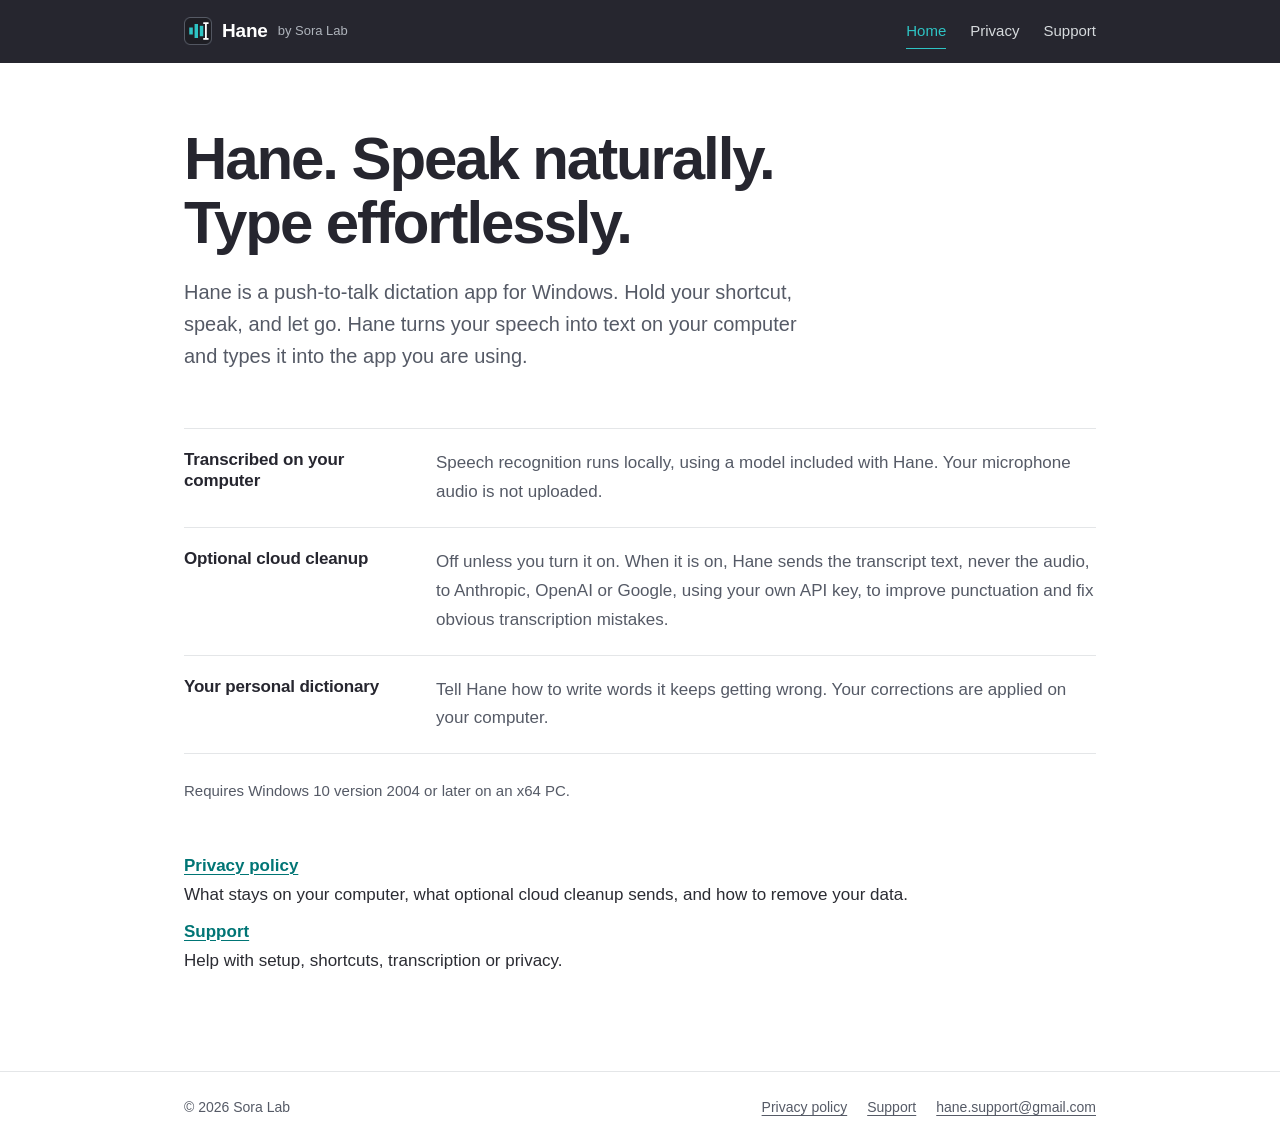
<file: index.html>
<!doctype html>
<html lang="en">
<head>
<meta charset="utf-8">
<meta name="viewport" content="width=device-width, initial-scale=1">
<meta name="description" content="Hane is a push-to-talk dictation app for Windows, published by Sora Lab. Speech is transcribed on your computer.">
<meta name="theme-color" content="#26262f">
<title>Hane by Sora Lab</title>
<link rel="icon" href="favicon.ico">
<link rel="stylesheet" href="style.css">
</head>
<body>
<a class="skip-link" href="#main">Skip to content</a>
<header class="site-header">
  <nav class="nav" aria-label="Main">
    <a class="brand" href="index.html"><img src="hane-mark-32.png" srcset="hane-mark-32.png 1x, hane-mark-64.png 2x" width="28" height="28" alt="">Hane <span class="brand-sub">by Sora Lab</span></a>
    <div class="links">
      <a href="index.html" aria-current="page">Home</a>
      <a href="privacy.html">Privacy</a>
      <a href="support.html">Support</a>
    </div>
  </nav>
</header>

<main class="page home" id="main">
  <h1>Hane. Speak naturally.<br>Type effortlessly.</h1>
  <p class="lede">Hane is a push-to-talk dictation app for Windows. Hold your shortcut, speak, and let go. Hane turns your speech into text on your computer and types it into the app you are using.</p>

  <ul class="points">
    <li>
      <h2>Transcribed on your computer</h2>
      <p>Speech recognition runs locally, using a model included with Hane. Your microphone audio is not uploaded.</p>
    </li>
    <li>
      <h2>Optional cloud cleanup</h2>
      <p>Off unless you turn it on. When it is on, Hane sends the transcript text, never the audio, to Anthropic, OpenAI or Google, using your own API key, to improve punctuation and fix obvious transcription mistakes.</p>
    </li>
    <li>
      <h2>Your personal dictionary</h2>
      <p>Tell Hane how to write words it keeps getting wrong. Your corrections are applied on your computer.</p>
    </li>
  </ul>

  <p class="requirements">Requires Windows 10 version 2004 or later on an x64 PC.</p>

  <div class="more">
    <p><a href="privacy.html">Privacy policy</a><br>What stays on your computer, what optional cloud cleanup sends, and how to remove your data.</p>
    <p><a href="support.html">Support</a><br>Help with setup, shortcuts, transcription or privacy.</p>
  </div>
</main>

<footer class="footer">
  <div class="footer-inner">
    <span>© 2026 Sora Lab</span>
    <nav aria-label="Footer">
      <a href="privacy.html">Privacy policy</a>
      <a href="support.html">Support</a>
      <a href="mailto:hane.support@gmail.com">hane.support@gmail.com</a>
    </nav>
  </div>
</footer>
</body>
</html>
</file>
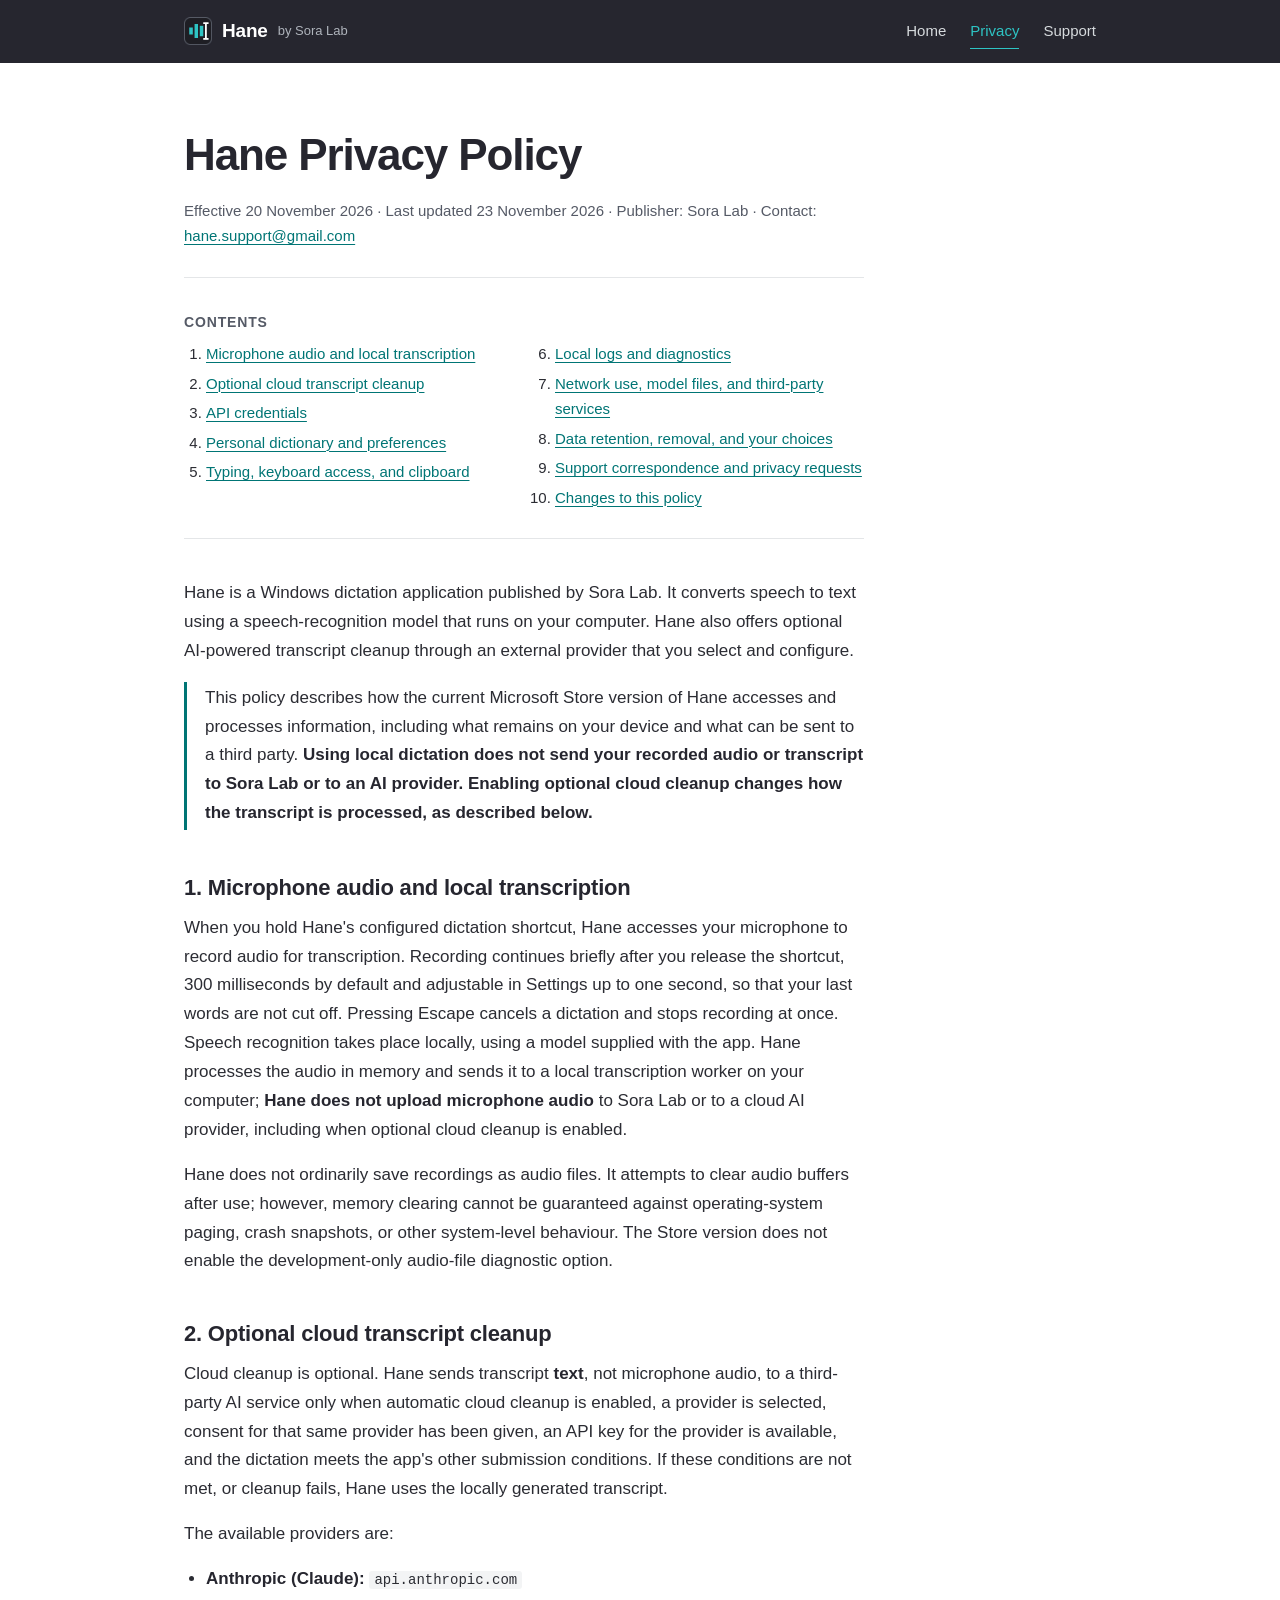
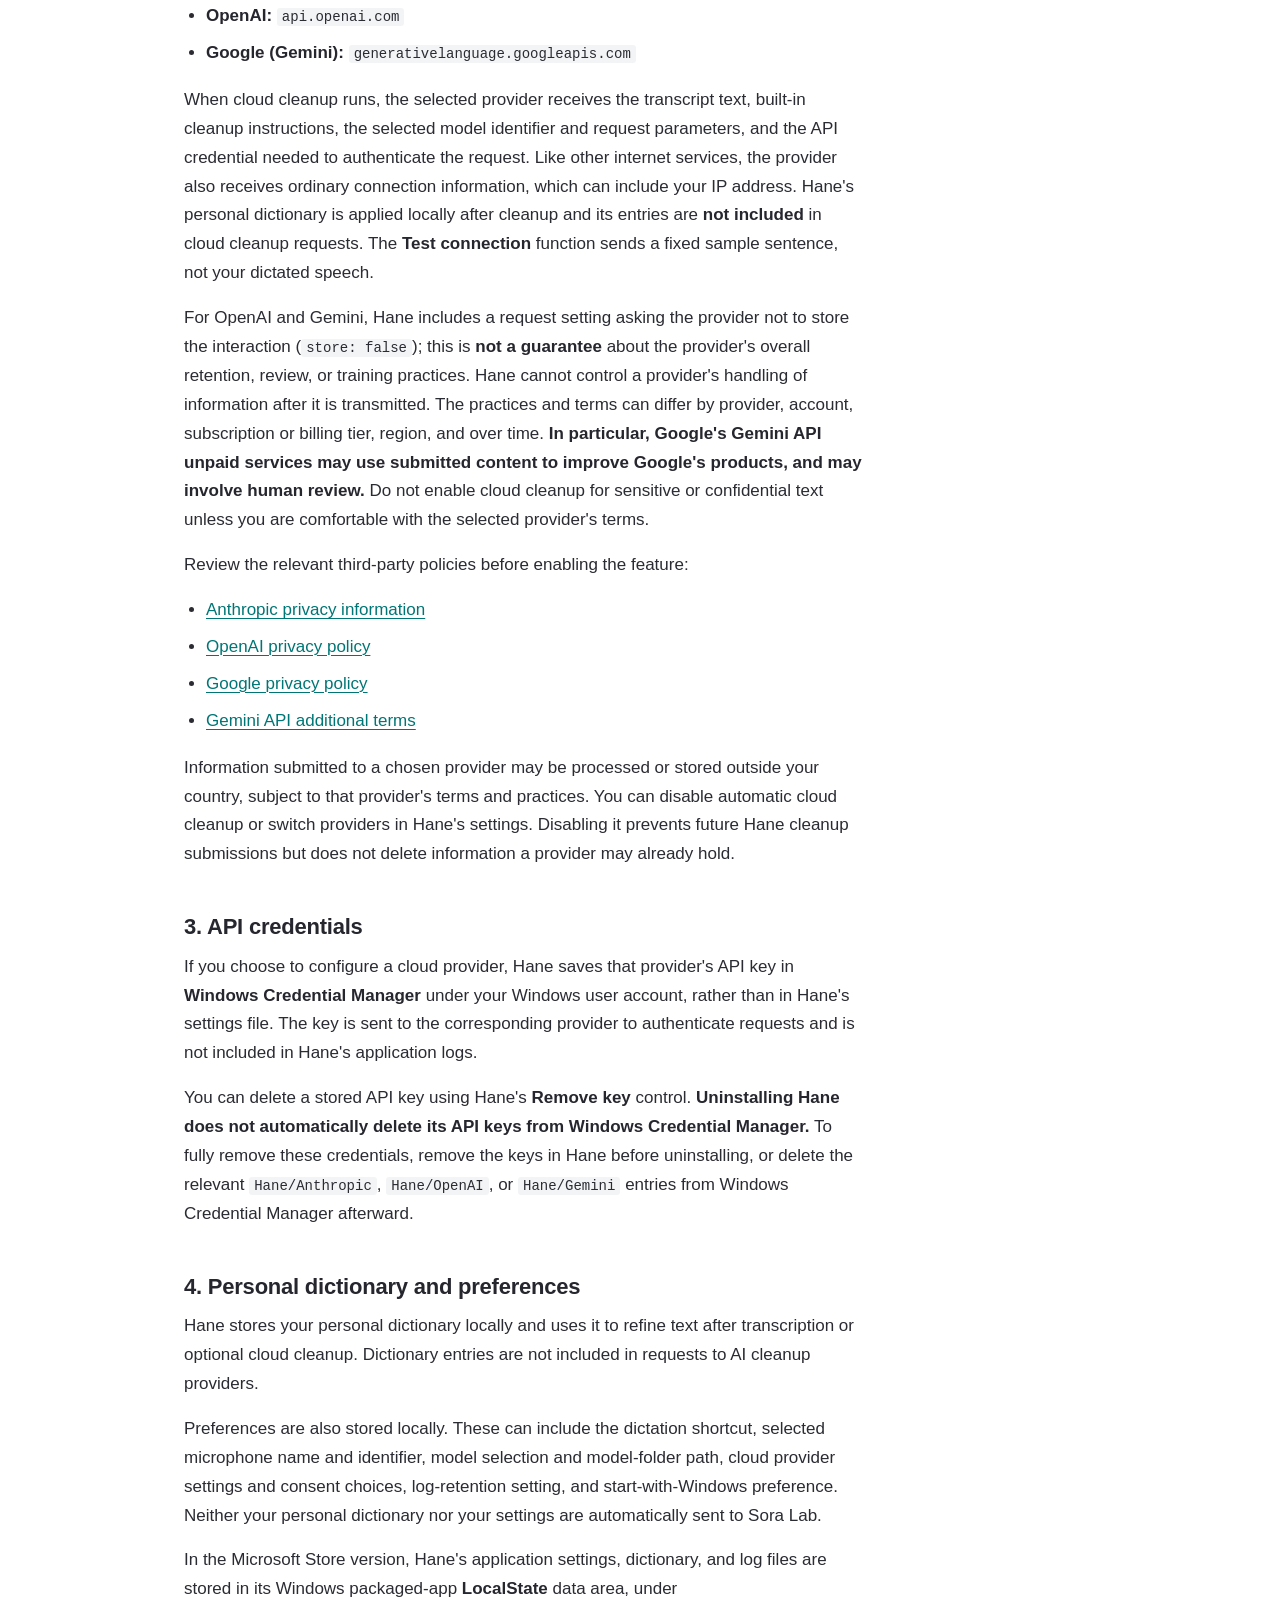
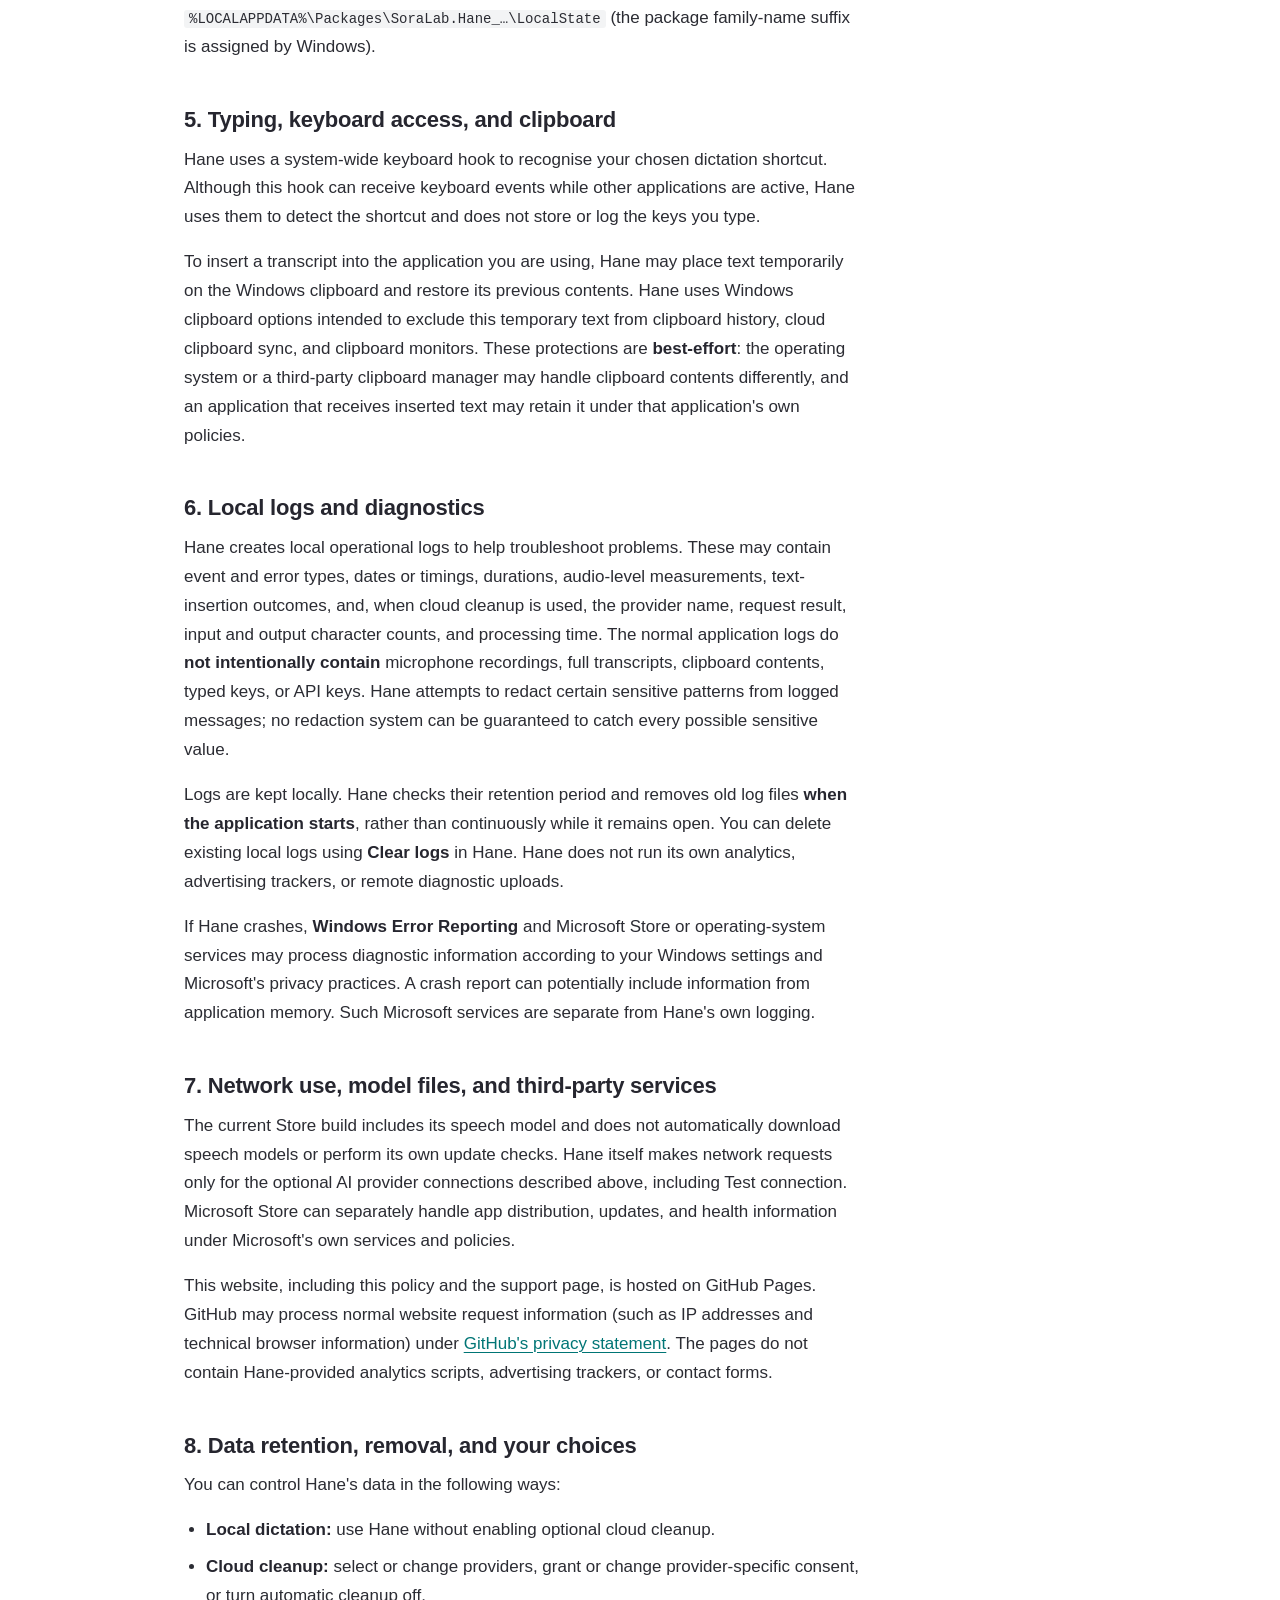
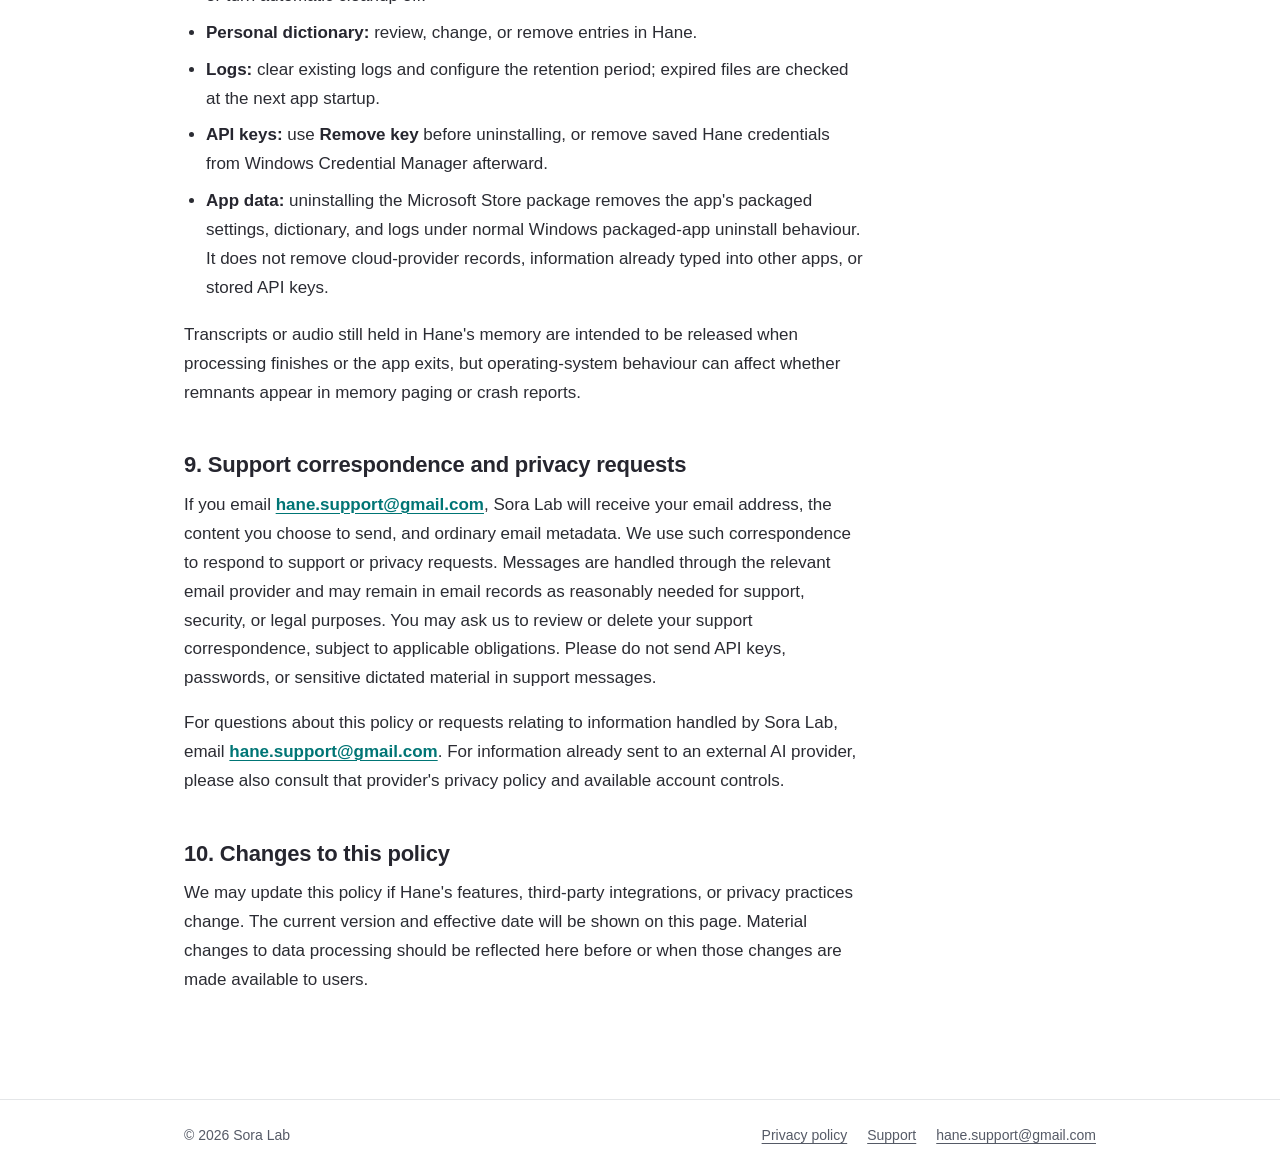
<file: privacy.html>
<!doctype html>
<html lang="en">
<head>
<meta charset="utf-8">
<meta name="viewport" content="width=device-width, initial-scale=1">
<meta name="description" content="How Hane handles microphone audio, optional cloud cleanup, local data, API keys, diagnostics and your privacy choices.">
<meta name="theme-color" content="#26262f">
<title>Privacy Policy · Hane by Sora Lab</title>
<link rel="icon" href="favicon.ico">
<link rel="stylesheet" href="style.css">
</head>
<body>
<a class="skip-link" href="#main">Skip to content</a>
<header class="site-header">
  <nav class="nav" aria-label="Main">
    <a class="brand" href="index.html"><img src="hane-mark-32.png" srcset="hane-mark-32.png 1x, hane-mark-64.png 2x" width="28" height="28" alt="">Hane <span class="brand-sub">by Sora Lab</span></a>
    <div class="links">
      <a href="index.html">Home</a>
      <a href="privacy.html" aria-current="page">Privacy</a>
      <a href="support.html">Support</a>
    </div>
  </nav>
</header>

<main class="page" id="main">
  <div class="measure">
    <div class="article-head">
      <h1>Hane Privacy Policy</h1>
      <p class="meta">Effective 20 November 2026 · Last updated 23 November 2026 · Publisher: Sora Lab · Contact: <a href="mailto:hane.support@gmail.com">hane.support@gmail.com</a></p>
    </div>

    <nav class="contents" aria-labelledby="contents-title">
      <h2 id="contents-title">Contents</h2>
      <ol>
        <li><a href="#1-microphone-audio-and-local-transcription">Microphone audio and local transcription</a></li>
        <li><a href="#2-optional-cloud-transcript-cleanup">Optional cloud transcript cleanup</a></li>
        <li><a href="#3-api-credentials">API credentials</a></li>
        <li><a href="#4-personal-dictionary-and-preferences">Personal dictionary and preferences</a></li>
        <li><a href="#5-typing-keyboard-access-and-clipboard">Typing, keyboard access, and clipboard</a></li>
        <li><a href="#6-local-logs-and-diagnostics">Local logs and diagnostics</a></li>
        <li><a href="#7-network-use-model-files-and-third-party-services">Network use, model files, and third-party services</a></li>
        <li><a href="#8-data-retention-removal-and-your-choices">Data retention, removal, and your choices</a></li>
        <li><a href="#9-support-correspondence-and-privacy-requests">Support correspondence and privacy requests</a></li>
        <li><a href="#10-changes-to-this-policy">Changes to this policy</a></li>
      </ol>
    </nav>

    <article class="article">
<p>Hane is a Windows dictation application published by Sora Lab. It converts speech to text using a speech-recognition model that runs on your computer. Hane also offers optional AI-powered transcript cleanup through an external provider that you select and configure.</p>
<div class="summary"><p>This policy describes how the current Microsoft Store version of Hane accesses and processes information, including what remains on your device and what can be sent to a third party. <strong>Using local dictation does not send your recorded audio or transcript to Sora Lab or to an AI provider. Enabling optional cloud cleanup changes how the transcript is processed, as described below.</strong></p></div>
<h2 id="1-microphone-audio-and-local-transcription">1. Microphone audio and local transcription</h2>
<p>When you hold Hane's configured dictation shortcut, Hane accesses your microphone to record audio for transcription. Recording continues briefly after you release the shortcut, 300 milliseconds by default and adjustable in Settings up to one second, so that your last words are not cut off. Pressing Escape cancels a dictation and stops recording at once. Speech recognition takes place locally, using a model supplied with the app. Hane processes the audio in memory and sends it to a local transcription worker on your computer; <strong>Hane does not upload microphone audio</strong> to Sora Lab or to a cloud AI provider, including when optional cloud cleanup is enabled.</p>
<p>Hane does not ordinarily save recordings as audio files. It attempts to clear audio buffers after use; however, memory clearing cannot be guaranteed against operating-system paging, crash snapshots, or other system-level behaviour. The Store version does not enable the development-only audio-file diagnostic option.</p>
<h2 id="2-optional-cloud-transcript-cleanup">2. Optional cloud transcript cleanup</h2>
<p>Cloud cleanup is optional. Hane sends transcript <strong>text</strong>, not microphone audio, to a third-party AI service only when automatic cloud cleanup is enabled, a provider is selected, consent for that same provider has been given, an API key for the provider is available, and the dictation meets the app's other submission conditions. If these conditions are not met, or cleanup fails, Hane uses the locally generated transcript.</p>
<p>The available providers are:</p>
<ul>
<li><strong>Anthropic (Claude):</strong> <code>api.anthropic.com</code></li>
<li><strong>OpenAI:</strong> <code>api.openai.com</code></li>
<li><strong>Google (Gemini):</strong> <code>generativelanguage.googleapis.com</code></li>
</ul>
<p>When cloud cleanup runs, the selected provider receives the transcript text, built-in cleanup instructions, the selected model identifier and request parameters, and the API credential needed to authenticate the request. Like other internet services, the provider also receives ordinary connection information, which can include your IP address. Hane's personal dictionary is applied locally after cleanup and its entries are <strong>not included</strong> in cloud cleanup requests. The <strong>Test connection</strong> function sends a fixed sample sentence, not your dictated speech.</p>
<p>For OpenAI and Gemini, Hane includes a request setting asking the provider not to store the interaction (<code>store: false</code>); this is <strong>not a guarantee</strong> about the provider's overall retention, review, or training practices. Hane cannot control a provider's handling of information after it is transmitted. The practices and terms can differ by provider, account, subscription or billing tier, region, and over time. <strong>In particular, Google's Gemini API unpaid services may use submitted content to improve Google's products, and may involve human review.</strong> Do not enable cloud cleanup for sensitive or confidential text unless you are comfortable with the selected provider's terms.</p>
<p>Review the relevant third-party policies before enabling the feature:</p>
<ul>
<li><a href="https://www.anthropic.com/legal/privacy">Anthropic privacy information</a></li>
<li><a href="https://openai.com/policies/privacy-policy/">OpenAI privacy policy</a></li>
<li><a href="https://policies.google.com/privacy">Google privacy policy</a></li>
<li><a href="https://ai.google.dev/gemini-api/terms">Gemini API additional terms</a></li>
</ul>
<p>Information submitted to a chosen provider may be processed or stored outside your country, subject to that provider's terms and practices. You can disable automatic cloud cleanup or switch providers in Hane's settings. Disabling it prevents future Hane cleanup submissions but does not delete information a provider may already hold.</p>
<h2 id="3-api-credentials">3. API credentials</h2>
<p>If you choose to configure a cloud provider, Hane saves that provider's API key in <strong>Windows Credential Manager</strong> under your Windows user account, rather than in Hane's settings file. The key is sent to the corresponding provider to authenticate requests and is not included in Hane's application logs.</p>
<p>You can delete a stored API key using Hane's <strong>Remove key</strong> control. <strong>Uninstalling Hane does not automatically delete its API keys from Windows Credential Manager.</strong> To fully remove these credentials, remove the keys in Hane before uninstalling, or delete the relevant <code>Hane/Anthropic</code>, <code>Hane/OpenAI</code>, or <code>Hane/Gemini</code> entries from Windows Credential Manager afterward.</p>
<h2 id="4-personal-dictionary-and-preferences">4. Personal dictionary and preferences</h2>
<p>Hane stores your personal dictionary locally and uses it to refine text after transcription or optional cloud cleanup. Dictionary entries are not included in requests to AI cleanup providers.</p>
<p>Preferences are also stored locally. These can include the dictation shortcut, selected microphone name and identifier, model selection and model-folder path, cloud provider settings and consent choices, log-retention setting, and start-with-Windows preference. Neither your personal dictionary nor your settings are automatically sent to Sora Lab.</p>
<p>In the Microsoft Store version, Hane's application settings, dictionary, and log files are stored in its Windows packaged-app <strong>LocalState</strong> data area, under <code>%LOCALAPPDATA%\Packages\SoraLab.Hane_…\LocalState</code> (the package family-name suffix is assigned by Windows).</p>
<h2 id="5-typing-keyboard-access-and-clipboard">5. Typing, keyboard access, and clipboard</h2>
<p>Hane uses a system-wide keyboard hook to recognise your chosen dictation shortcut. Although this hook can receive keyboard events while other applications are active, Hane uses them to detect the shortcut and does not store or log the keys you type.</p>
<p>To insert a transcript into the application you are using, Hane may place text temporarily on the Windows clipboard and restore its previous contents. Hane uses Windows clipboard options intended to exclude this temporary text from clipboard history, cloud clipboard sync, and clipboard monitors. These protections are <strong>best-effort</strong>: the operating system or a third-party clipboard manager may handle clipboard contents differently, and an application that receives inserted text may retain it under that application's own policies.</p>
<h2 id="6-local-logs-and-diagnostics">6. Local logs and diagnostics</h2>
<p>Hane creates local operational logs to help troubleshoot problems. These may contain event and error types, dates or timings, durations, audio-level measurements, text-insertion outcomes, and, when cloud cleanup is used, the provider name, request result, input and output character counts, and processing time. The normal application logs do <strong>not intentionally contain</strong> microphone recordings, full transcripts, clipboard contents, typed keys, or API keys. Hane attempts to redact certain sensitive patterns from logged messages; no redaction system can be guaranteed to catch every possible sensitive value.</p>
<p>Logs are kept locally. Hane checks their retention period and removes old log files <strong>when the application starts</strong>, rather than continuously while it remains open. You can delete existing local logs using <strong>Clear logs</strong> in Hane. Hane does not run its own analytics, advertising trackers, or remote diagnostic uploads.</p>
<p>If Hane crashes, <strong>Windows Error Reporting</strong> and Microsoft Store or operating-system services may process diagnostic information according to your Windows settings and Microsoft's privacy practices. A crash report can potentially include information from application memory. Such Microsoft services are separate from Hane's own logging.</p>
<h2 id="7-network-use-model-files-and-third-party-services">7. Network use, model files, and third-party services</h2>
<p>The current Store build includes its speech model and does not automatically download speech models or perform its own update checks. Hane itself makes network requests only for the optional AI provider connections described above, including Test connection. Microsoft Store can separately handle app distribution, updates, and health information under Microsoft's own services and policies.</p>
<p>This website, including this policy and the support page, is hosted on GitHub Pages. GitHub may process normal website request information (such as IP addresses and technical browser information) under <a href="https://docs.github.com/en/site-policy/privacy-policies/github-general-privacy-statement">GitHub's privacy statement</a>. The pages do not contain Hane-provided analytics scripts, advertising trackers, or contact forms.</p>
<h2 id="8-data-retention-removal-and-your-choices">8. Data retention, removal, and your choices</h2>
<p>You can control Hane's data in the following ways:</p>
<ul>
<li><strong>Local dictation:</strong> use Hane without enabling optional cloud cleanup.</li>
<li><strong>Cloud cleanup:</strong> select or change providers, grant or change provider-specific consent, or turn automatic cleanup off.</li>
<li><strong>Personal dictionary:</strong> review, change, or remove entries in Hane.</li>
<li><strong>Logs:</strong> clear existing logs and configure the retention period; expired files are checked at the next app startup.</li>
<li><strong>API keys:</strong> use <strong>Remove key</strong> before uninstalling, or remove saved Hane credentials from Windows Credential Manager afterward.</li>
<li><strong>App data:</strong> uninstalling the Microsoft Store package removes the app's packaged settings, dictionary, and logs under normal Windows packaged-app uninstall behaviour. It does not remove cloud-provider records, information already typed into other apps, or stored API keys.</li>
</ul>
<p>Transcripts or audio still held in Hane's memory are intended to be released when processing finishes or the app exits, but operating-system behaviour can affect whether remnants appear in memory paging or crash reports.</p>
<h2 id="9-support-correspondence-and-privacy-requests">9. Support correspondence and privacy requests</h2>
<p>If you email <strong><a href="mailto:hane.support@gmail.com">hane.support@gmail.com</a></strong>, Sora Lab will receive your email address, the content you choose to send, and ordinary email metadata. We use such correspondence to respond to support or privacy requests. Messages are handled through the relevant email provider and may remain in email records as reasonably needed for support, security, or legal purposes. You may ask us to review or delete your support correspondence, subject to applicable obligations. Please do not send API keys, passwords, or sensitive dictated material in support messages.</p>
<p>For questions about this policy or requests relating to information handled by Sora Lab, email <strong><a href="mailto:hane.support@gmail.com">hane.support@gmail.com</a></strong>. For information already sent to an external AI provider, please also consult that provider's privacy policy and available account controls.</p>
<h2 id="10-changes-to-this-policy">10. Changes to this policy</h2>
<p>We may update this policy if Hane's features, third-party integrations, or privacy practices change. The current version and effective date will be shown on this page. Material changes to data processing should be reflected here before or when those changes are made available to users.</p>
    </article>
  </div>
</main>

<footer class="footer">
  <div class="footer-inner">
    <span>© 2026 Sora Lab</span>
    <nav aria-label="Footer">
      <a href="privacy.html">Privacy policy</a>
      <a href="support.html">Support</a>
      <a href="mailto:hane.support@gmail.com">hane.support@gmail.com</a>
    </nav>
  </div>
</footer>
</body>
</html>
</file>
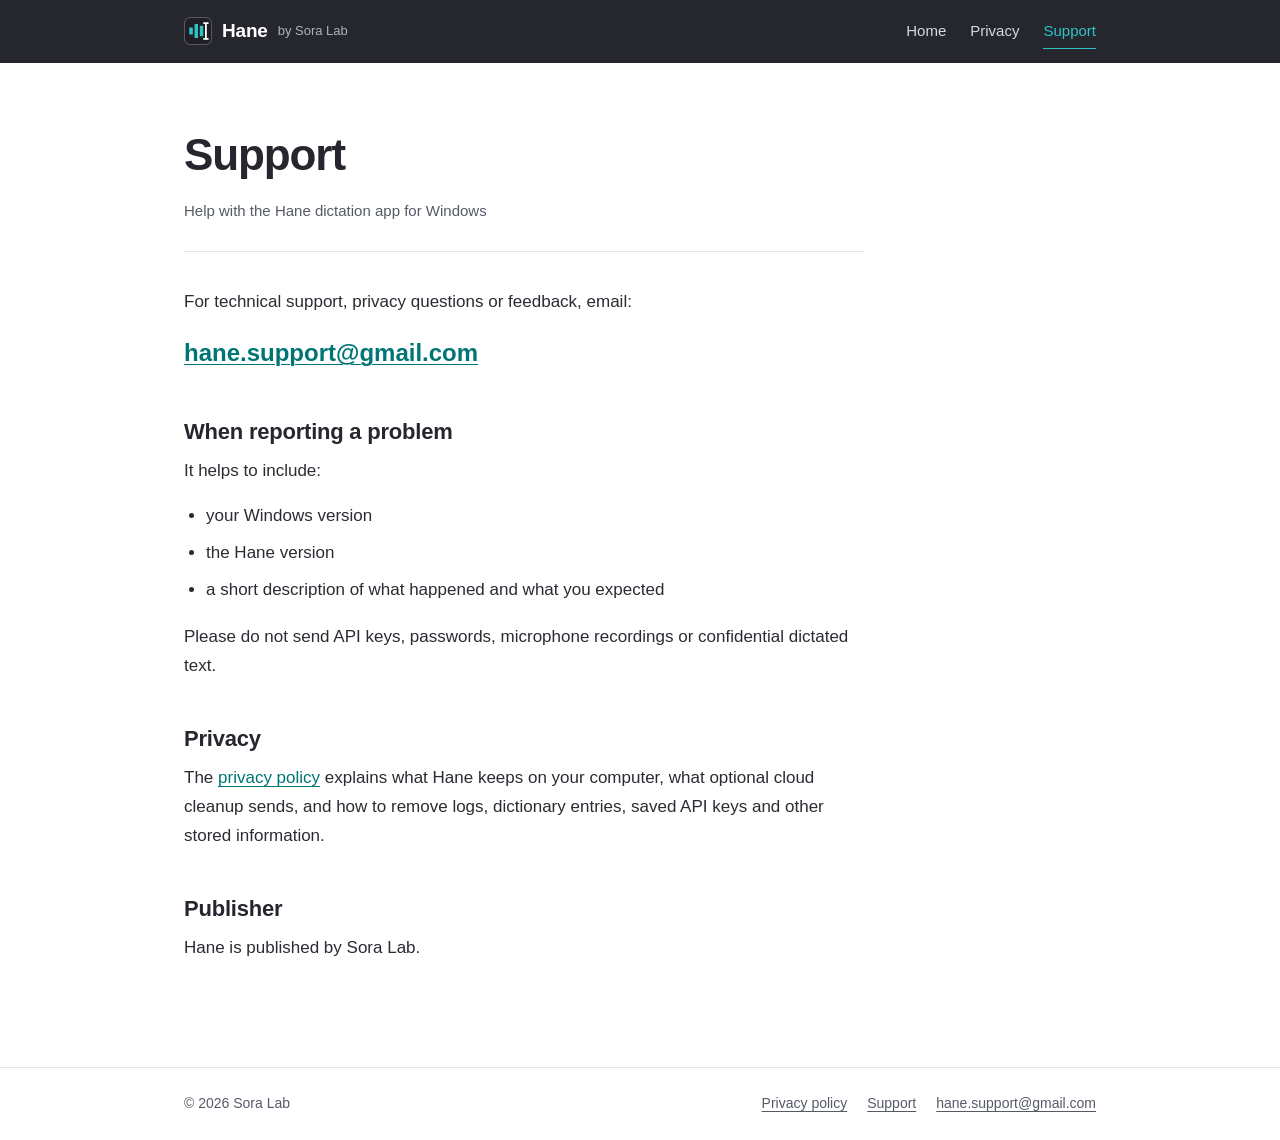
<file: support.html>
<!doctype html>
<html lang="en">
<head>
<meta charset="utf-8">
<meta name="viewport" content="width=device-width, initial-scale=1">
<meta name="description" content="Contact Sora Lab for help with Hane or for privacy questions.">
<meta name="theme-color" content="#26262f">
<title>Support · Hane by Sora Lab</title>
<link rel="icon" href="favicon.ico">
<link rel="stylesheet" href="style.css">
</head>
<body>
<a class="skip-link" href="#main">Skip to content</a>
<header class="site-header">
  <nav class="nav" aria-label="Main">
    <a class="brand" href="index.html"><img src="hane-mark-32.png" srcset="hane-mark-32.png 1x, hane-mark-64.png 2x" width="28" height="28" alt="">Hane <span class="brand-sub">by Sora Lab</span></a>
    <div class="links">
      <a href="index.html">Home</a>
      <a href="privacy.html">Privacy</a>
      <a href="support.html" aria-current="page">Support</a>
    </div>
  </nav>
</header>

<main class="page" id="main">
  <div class="measure">
    <div class="article-head">
      <h1>Support</h1>
      <p class="meta">Help with the Hane dictation app for Windows</p>
    </div>

    <div class="article">
      <p>For technical support, privacy questions or feedback, email:</p>
      <p class="contact-email"><a href="mailto:hane.support@gmail.com">hane.support@gmail.com</a></p>

      <h2>When reporting a problem</h2>
      <p>It helps to include:</p>
      <ul>
        <li>your Windows version</li>
        <li>the Hane version</li>
        <li>a short description of what happened and what you expected</li>
      </ul>
      <p>Please do not send API keys, passwords, microphone recordings or confidential dictated text.</p>

      <h2>Privacy</h2>
      <p>The <a href="privacy.html">privacy policy</a> explains what Hane keeps on your computer, what optional cloud cleanup sends, and how to remove logs, dictionary entries, saved API keys and other stored information.</p>

      <h2>Publisher</h2>
      <p>Hane is published by Sora Lab.</p>
    </div>
  </div>
</main>

<footer class="footer">
  <div class="footer-inner">
    <span>© 2026 Sora Lab</span>
    <nav aria-label="Footer">
      <a href="privacy.html">Privacy policy</a>
      <a href="support.html">Support</a>
      <a href="mailto:hane.support@gmail.com">hane.support@gmail.com</a>
    </nav>
  </div>
</footer>
</body>
</html>
</file>
<file: style.css>
/* Hane by Sora Lab: site styles. No external fonts, scripts or trackers. */

:root {
  color-scheme: light;
  --ink: #26262f;        /* Hane charcoal */
  --text: #2b2c33;
  --muted: #555a66;      /* 6.9:1 on white */
  --line: #e4e6e8;
  --teal: #007575;       /* links: 5.5:1 on white */
  --teal-dark: #005c5c;
  --teal-mark: #2ec4c4;  /* the mark's teal, on charcoal only */
  --focus: #11939a;
  --bg: #ffffff;
}

* { box-sizing: border-box; }

html { -webkit-text-size-adjust: 100%; }

body {
  margin: 0;
  background: var(--bg);
  color: var(--text);
  font: 17px/1.7 "Segoe UI", -apple-system, BlinkMacSystemFont, Roboto, "Helvetica Neue", Arial, sans-serif;
  -webkit-font-smoothing: antialiased;
}

a { color: var(--teal); text-underline-offset: 3px; text-decoration-thickness: 1px; }
a:hover { color: var(--teal-dark); }
a:focus-visible { outline: 2px solid var(--focus); outline-offset: 3px; border-radius: 2px; }

/* Skip link: hidden until it receives keyboard focus. */
.skip-link {
  position: absolute; left: 16px; top: -48px; z-index: 10;
  padding: 8px 14px; background: #fff; color: var(--ink); border-radius: 4px;
}
.skip-link:focus { top: 12px; }

/* ---- header ---- */
.site-header { background: var(--ink); color: #fff; }
.nav {
  max-width: 960px; margin: 0 auto; padding: 14px 24px;
  display: flex; align-items: center; justify-content: space-between; gap: 16px 28px; flex-wrap: wrap;
}
.brand {
  display: inline-flex; align-items: center; gap: 10px;
  color: #fff; text-decoration: none; font-size: 19px; font-weight: 600; letter-spacing: -0.01em;
}
.brand img { display: block; width: 28px; height: 28px; }
.brand-sub { color: #aeb3bb; font-size: 13px; font-weight: 400; letter-spacing: 0; }
.brand:focus-visible, .links a:focus-visible { outline-color: var(--teal-mark); }
.links { display: flex; gap: 24px; font-size: 15px; }
.links a { color: #d6dadd; text-decoration: none; padding: 4px 0; border-bottom: 1px solid transparent; }
.links a:hover { color: #fff; }
.links a[aria-current="page"] { color: var(--teal-mark); border-bottom-color: var(--teal-mark); }

/* ---- page ---- */
.page { max-width: 960px; margin: 0 auto; padding: 64px 24px 88px; }
.measure { max-width: 680px; }

h1, h2, h3 { color: var(--ink); line-height: 1.25; }
h1 { font-size: clamp(32px, 5vw, 44px); font-weight: 600; letter-spacing: -0.025em; margin: 0 0 16px; }
h2 { font-size: 22px; font-weight: 600; letter-spacing: -0.01em; margin: 0 0 12px; }
p { margin: 0 0 16px; }
ul { margin: 0 0 18px; padding-left: 22px; }
li { margin-bottom: 8px; }
strong { font-weight: 600; color: var(--ink); }
code {
  font: 14px/1.5 Consolas, "Cascadia Mono", monospace;
  background: #f3f4f5; padding: 1px 5px; border-radius: 3px; overflow-wrap: anywhere;
}

.meta { color: var(--muted); font-size: 15px; margin: 0; }
.lede { color: var(--muted); font-size: clamp(18px, 2.2vw, 20px); line-height: 1.6; max-width: 620px; }

/* ---- home ---- */
.home h1 { font-size: clamp(38px, 6.5vw, 60px); line-height: 1.08; letter-spacing: -0.035em; margin-bottom: 20px; }
.points { list-style: none; padding: 0; margin: 56px 0 0; border-top: 1px solid var(--line); }
.points li { margin: 0; padding: 20px 0; border-bottom: 1px solid var(--line); display: grid; grid-template-columns: 220px 1fr; gap: 4px 32px; }
.points h2 { font-size: 17px; margin: 0; }
.points p { margin: 0; color: var(--muted); }
.requirements { color: var(--muted); font-size: 15px; margin-top: 24px; }
.more { margin-top: 48px; }
.more p { margin-bottom: 8px; }
.more a { font-weight: 600; }

/* ---- articles (privacy, support) ---- */
.article-head { padding-bottom: 28px; margin-bottom: 36px; border-bottom: 1px solid var(--line); }
.article h2 { scroll-margin-top: 24px; margin-top: 44px; }
.article > h2:first-child { margin-top: 0; }
.summary { border-left: 3px solid var(--teal); padding: 2px 0 2px 18px; margin: 0 0 32px; }
.summary p:last-child { margin-bottom: 0; }

.contents { margin: 0 0 40px; padding: 0 0 28px; border-bottom: 1px solid var(--line); }
.contents h2 { font-size: 14px; letter-spacing: 0.06em; text-transform: uppercase; color: var(--muted); margin: 0 0 10px; }
.contents ol { margin: 0; padding-left: 22px; columns: 2; column-gap: 40px; font-size: 15px; }
.contents li { margin-bottom: 4px; break-inside: avoid; }

.contact-email { font-size: clamp(20px, 3vw, 24px); font-weight: 600; margin: 8px 0 32px; }

/* ---- footer ---- */
.footer { border-top: 1px solid var(--line); color: var(--muted); font-size: 14px; }
.footer-inner {
  max-width: 960px; margin: 0 auto; padding: 24px;
  display: flex; flex-wrap: wrap; gap: 8px 24px; justify-content: space-between;
}
.footer nav { display: flex; flex-wrap: wrap; gap: 4px 20px; }
.footer a { color: var(--muted); }
.footer a:hover { color: var(--teal-dark); }

/* ---- small screens ---- */
@media (max-width: 640px) {
  body { font-size: 16px; }
  .nav { padding: 12px 16px; }
  .links { gap: 18px; }
  .brand-sub { display: none; }
  .page { padding: 40px 16px 64px; }
  .home h1 { font-size: 31px; letter-spacing: -0.03em; }
  .points { margin-top: 40px; }
  .points li { grid-template-columns: 1fr; }
  .contents ol { columns: 1; }
  .footer-inner { padding: 20px 16px; }
}

@media print {
  .site-header, .footer, .skip-link, .contents { display: none; }
  .page { padding: 0; }
  a { color: inherit; }
}
</file>
